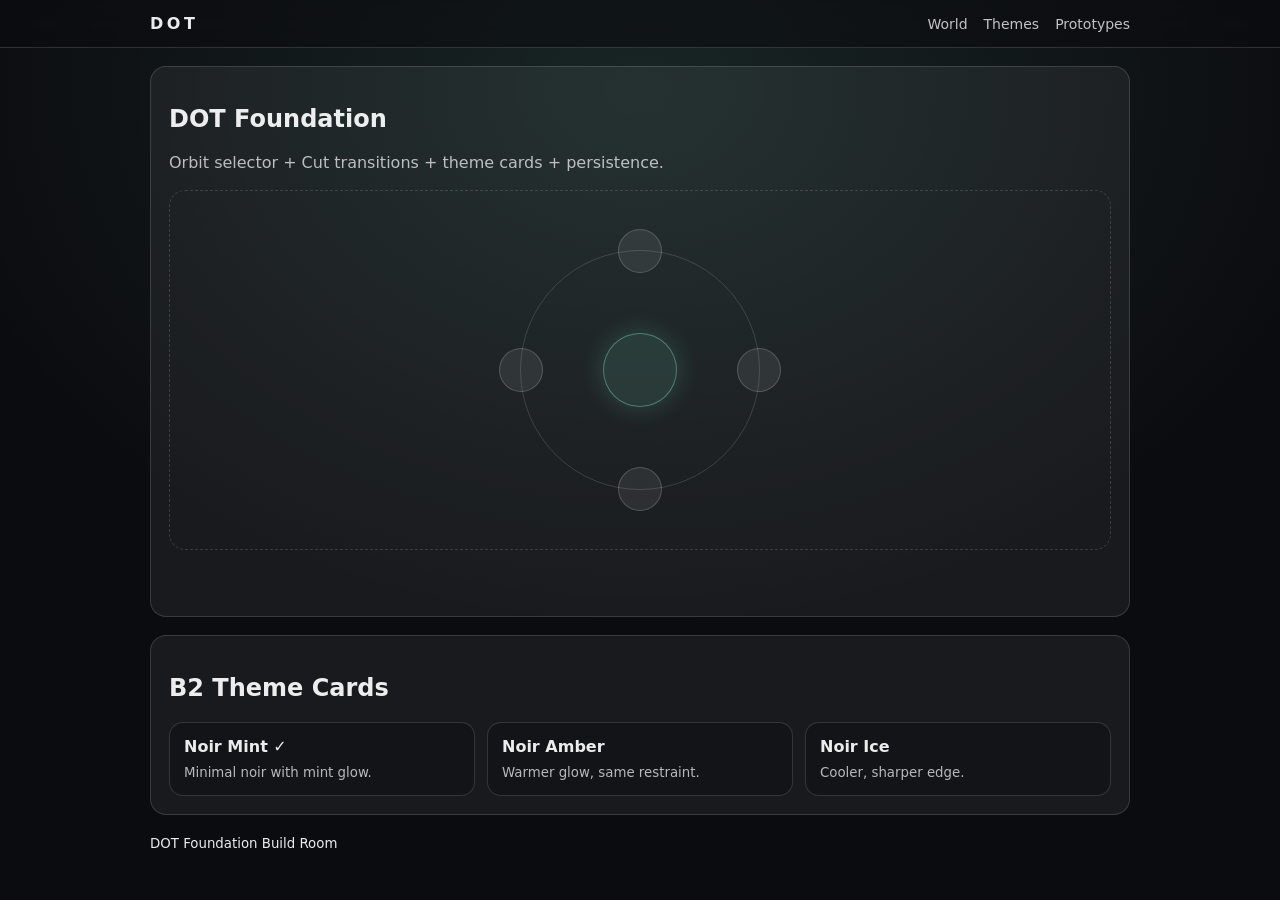
<file: docs/index.html>
<!doctype html>
<html lang="en">
  <head>
    <meta charset="utf-8" />
    <meta name="viewport" content="width=device-width,initial-scale=1" />
    <title>DOT — Foundation</title>
    <meta
      name="description"
      content="DOT foundation build: orbit selector + transitions + theme persistence."
    />
    <link rel="stylesheet" href="./styles/main.css" />
  </head>
  <body>
    <a class="skip" href="#main">Skip to content</a>

    <header class="topbar">
      <div class="container">
        <div class="brand">DOT</div>
        <nav class="nav">
          <a href="#world">World</a>
          <a href="#themes">Themes</a>
          <a href="./prototypes/index.html">Prototypes</a>
        </nav>
      </div>
    </header>

    <main id="main" class="container">
      <section id="world" class="panel">
        <h1>DOT Foundation</h1>
        <p class="sub">
          Orbit selector + Cut transitions + theme cards + persistence.
        </p>

        <div class="world">
          <button class="dot center" aria-label="Your dot"></button>

          <div class="orbit" aria-label="Orbit selector">
            <button
              class="dot orbit-dot"
              data-orbit="people"
              data-title="People"
              data-desc="Connect with the people who make the orbit feel alive."
              data-link="#themes"
              aria-label="People"
            ></button>
            <button
              class="dot orbit-dot"
              data-orbit="music"
              data-title="Music"
              data-desc="Tune the space with focused listening and momentum."
              data-link="#themes"
              aria-label="Music"
            ></button>
            <button
              class="dot orbit-dot"
              data-orbit="play"
              data-title="Play"
              data-desc="Experiment with ideas and keep exploration lightweight."
              data-link="#themes"
              aria-label="Play"
            ></button>
            <button
              class="dot orbit-dot"
              data-orbit="ai"
              data-title="AI"
              data-desc="Partner with adaptive tools to extend your reach."
              data-link="#themes"
              aria-label="AI"
            ></button>
          </div>

          <div class="focused-panel" role="dialog" aria-hidden="true">
            <div class="focused-panel__content">
              <h3 class="focused-panel__title">Title</h3>
              <p class="focused-panel__desc">Description</p>
              <div class="focused-panel__actions">
                <a class="focused-panel__action" href="#themes">Primary action</a>
                <button class="focused-panel__back" type="button">Back</button>
              </div>
            </div>
          </div>
        </div>

        <div class="status" aria-live="polite" id="status">Status: ready</div>
      </section>

      <section id="themes" class="panel">
        <h2>B2 Theme Cards</h2>
        <div class="cards" id="themeCards"></div>
      </section>
    </main>

    <footer class="footer container">
      <small>DOT Foundation Build Room</small>
    </footer>

    <script type="module" src="./scripts/app.js"></script>
  </body>
</html>
</file>
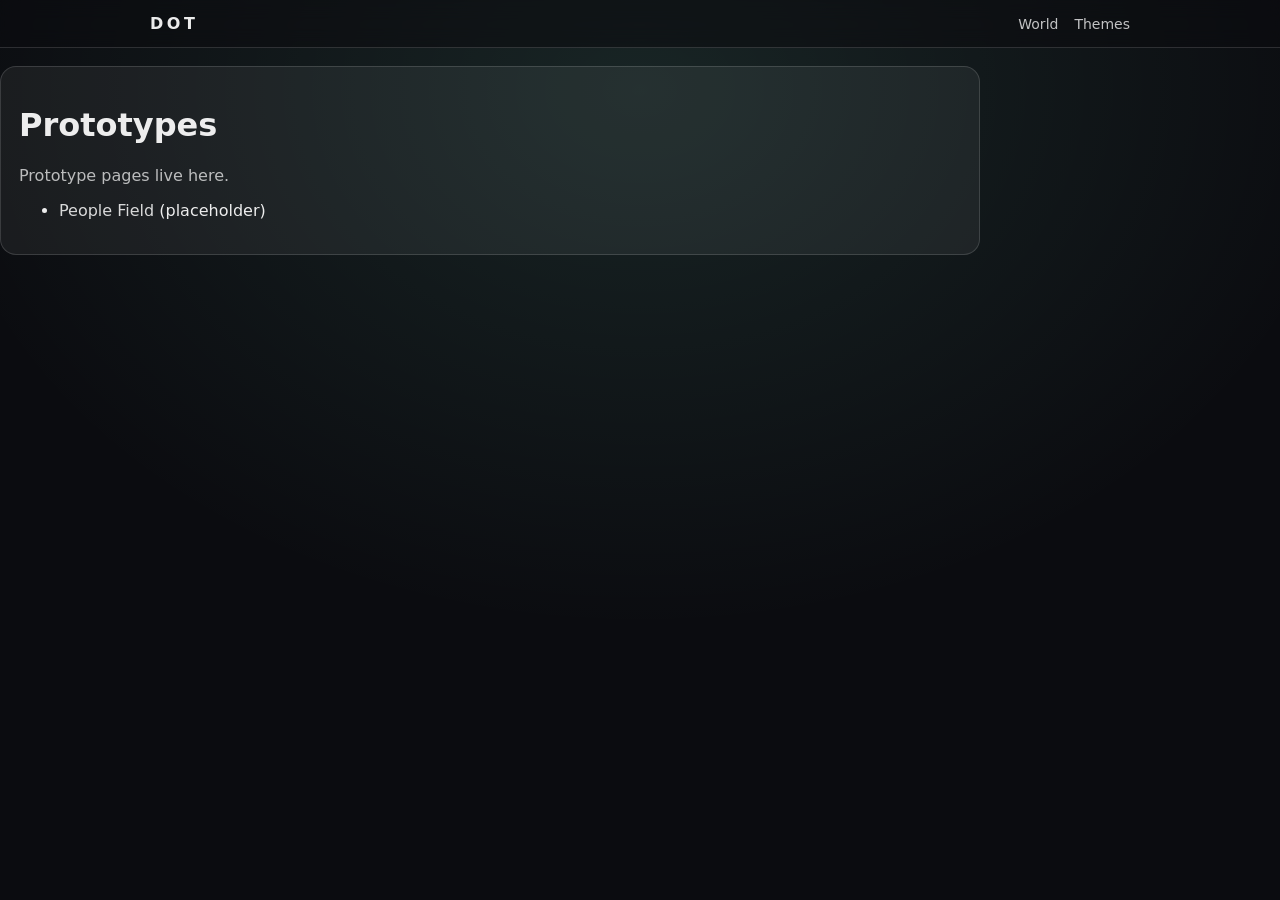
<file: docs/prototypes/index.html>
<!doctype html>
<html lang="en">
  <head>
    <meta charset="utf-8" />
    <meta name="viewport" content="width=device-width,initial-scale=1" />
    <title>DOT — Prototypes</title>
    <link rel="stylesheet" href="../styles/main.css" />
  </head>
  <body>
    <header class="topbar">
      <div class="container">
        <div class="brand">DOT</div>
        <nav class="nav">
          <a href="../index.html">World</a>
          <a href="../index.html#themes">Themes</a>
        </nav>
      </div>
    </header>

    <main class="container panel">
      <h1>Prototypes</h1>
      <p class="sub">Prototype pages live here.</p>

      <ul>
        <li><a href="./people-field.html">People Field</a> (placeholder)</li>
      </ul>
    </main>
  </body>
</html>
</file>
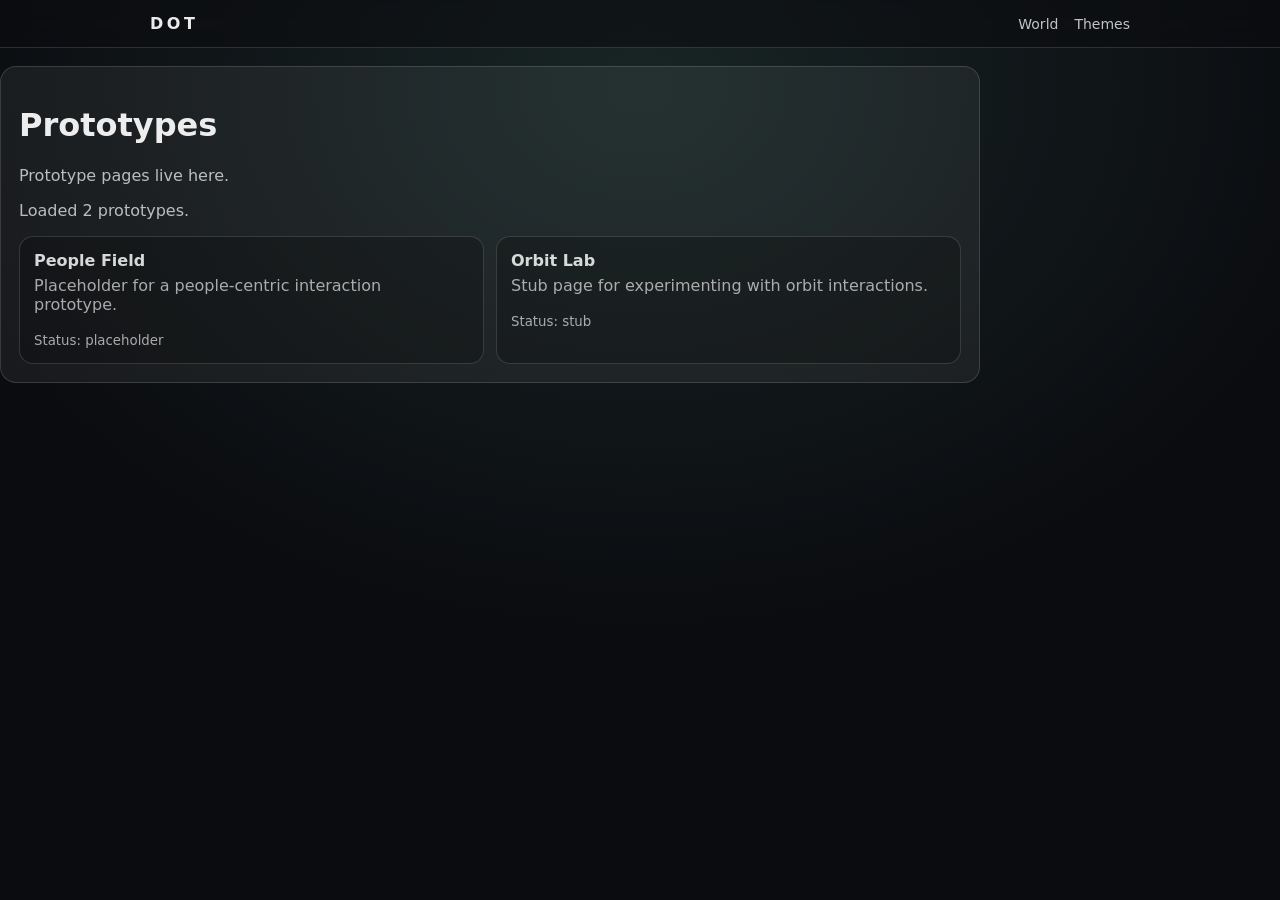
<file: src/prototypes/index.html>
<!doctype html>
<html lang="en">
  <head>
    <meta charset="utf-8" />
    <meta name="viewport" content="width=device-width,initial-scale=1" />
    <title>DOT — Prototypes</title>
    <link rel="stylesheet" href="../styles/main.css" />
  </head>
  <body>
    <header class="topbar">
      <div class="container">
        <div class="brand">DOT</div>
        <nav class="nav">
          <a href="../index.html">World</a>
          <a href="../index.html#themes">Themes</a>
        </nav>
      </div>
    </header>

    <main class="container panel">
      <h1>Prototypes</h1>
      <p class="sub">Prototype pages live here.</p>
      <p class="sub" id="prototype-status">Loading prototypes...</p>

      <section id="prototype-list" class="cards" aria-live="polite"></section>
    </main>

    <script src="./prototypes.js" defer></script>
  </body>
</html>
</file>
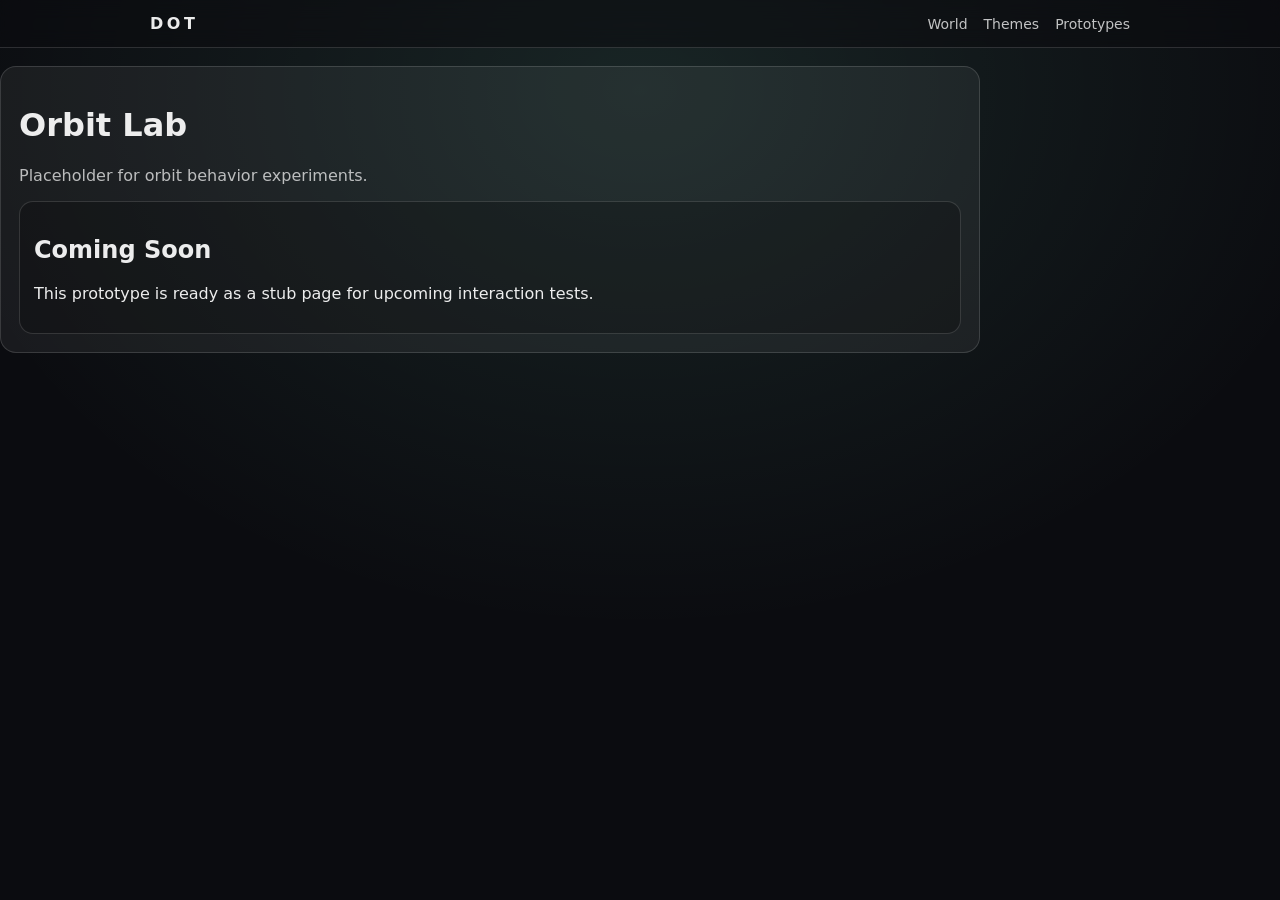
<file: docs/prototypes/orbit-lab.html>
<!doctype html>
<html lang="en">
  <head>
    <meta charset="utf-8" />
    <meta name="viewport" content="width=device-width,initial-scale=1" />
    <title>DOT — Orbit Lab</title>
    <link rel="stylesheet" href="../styles/main.css" />
  </head>
  <body>
    <header class="topbar">
      <div class="container">
        <div class="brand">DOT</div>
        <nav class="nav">
          <a href="../index.html">World</a>
          <a href="../index.html#themes">Themes</a>
          <a href="./index.html">Prototypes</a>
        </nav>
      </div>
    </header>

    <main class="container panel">
      <h1>Orbit Lab</h1>
      <p class="sub">Placeholder for orbit behavior experiments.</p>

      <div class="card">
        <h2>Coming Soon</h2>
        <p>This prototype is ready as a stub page for upcoming interaction tests.</p>
      </div>
    </main>
  </body>
</html>
</file>
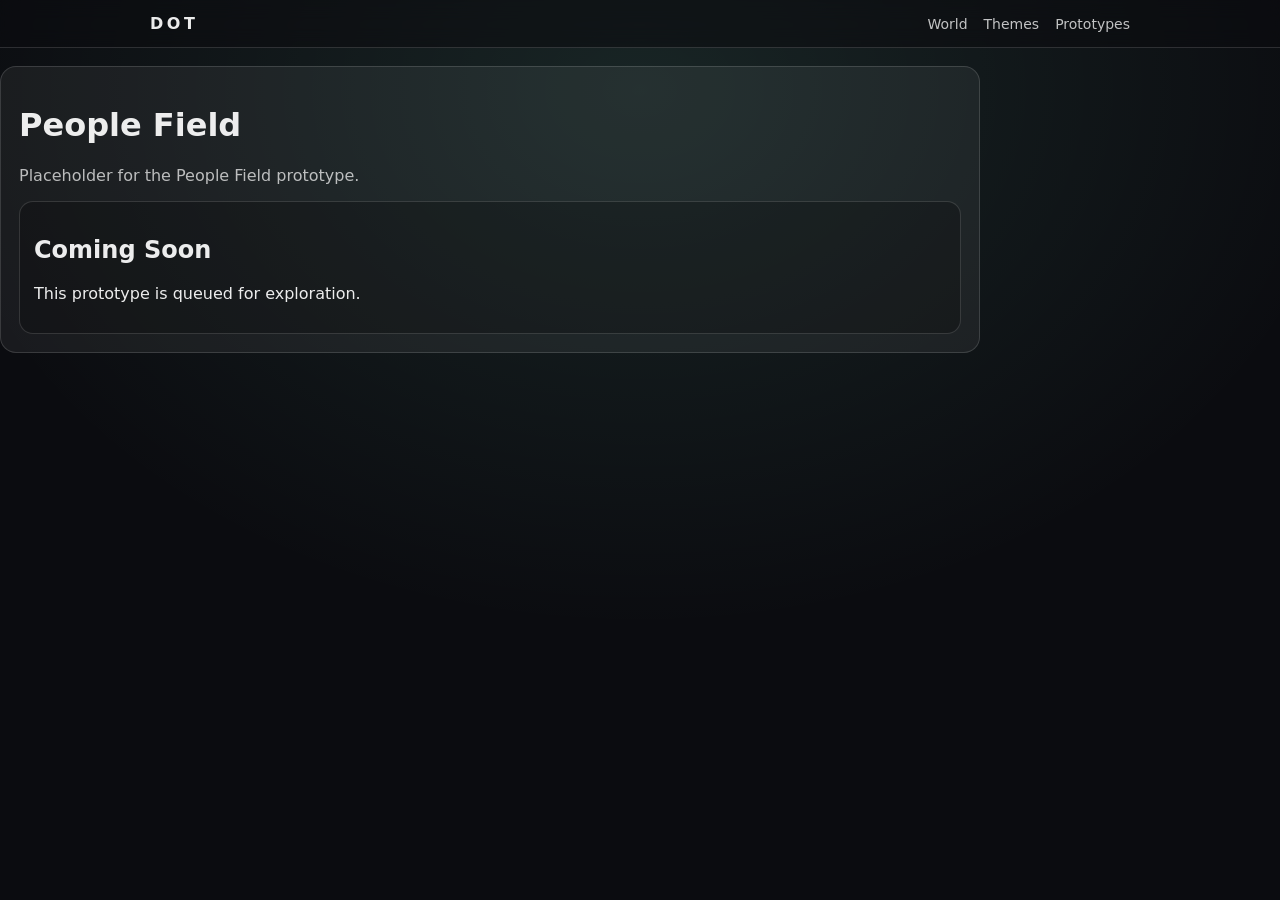
<file: docs/prototypes/people-field.html>
<!doctype html>
<html lang="en">
  <head>
    <meta charset="utf-8" />
    <meta name="viewport" content="width=device-width,initial-scale=1" />
    <title>DOT — People Field</title>
    <link rel="stylesheet" href="../styles/main.css" />
  </head>
  <body>
    <header class="topbar">
      <div class="container">
        <div class="brand">DOT</div>
        <nav class="nav">
          <a href="../index.html">World</a>
          <a href="../index.html#themes">Themes</a>
          <a href="./index.html">Prototypes</a>
        </nav>
      </div>
    </header>

    <main class="container panel">
      <h1>People Field</h1>
      <p class="sub">Placeholder for the People Field prototype.</p>

      <div class="card">
        <h2>Coming Soon</h2>
        <p>This prototype is queued for exploration.</p>
      </div>
    </main>
  </body>
</html>
</file>
<file: docs/styles/main.css>
:root {
  --bg: #0b0c10;
  --panel: rgba(255, 255, 255, 0.06);
  --text: rgba(255, 255, 255, 0.92);
  --muted: rgba(255, 255, 255, 0.7);
  --stroke: rgba(255, 255, 255, 0.14);
  --glow: rgba(140, 255, 220, 0.65);
  --radius: 16px;
  --dot-size: 44px;
  --center-dot-size: 74px;
  --orbit-size: 240px;
  --orbit-hover-scale: 1.15;
  --orbit-active-scale: 1.22;
  --orbit-focus-pull: 8px;
}

* {
  box-sizing: border-box;
}
html,
body {
  height: 100%;
}
body {
  margin: 0;
  font-family:
    system-ui,
    -apple-system,
    Segoe UI,
    Roboto,
    Helvetica,
    Arial,
    sans-serif;
  background:
    radial-gradient(
      1200px 900px at 50% 10%,
      rgba(140, 255, 220, 0.1),
      transparent 60%
    ),
    var(--bg);
  color: var(--text);
}

body.cut::before {
  content: "";
  position: fixed;
  inset: 0;
  background: rgba(255, 255, 255, 0.08);
  backdrop-filter: blur(2px);
  opacity: 1;
  pointer-events: none;
  z-index: 9999;
  transition: opacity 400ms ease;
}
body::before {
  opacity: 0;
}

a {
  color: var(--text);
  text-decoration: none;
  opacity: 0.9;
}
a:hover {
  opacity: 1;
}

.container {
  width: min(980px, 92vw);
  margin: 0 auto;
}
.skip {
  position: absolute;
  left: -9999px;
}
.skip:focus {
  left: 16px;
  top: 16px;
  background: #000;
  padding: 10px 12px;
  border-radius: 10px;
}

.topbar {
  position: sticky;
  top: 0;
  backdrop-filter: blur(10px);
  background: rgba(11, 12, 16, 0.55);
  border-bottom: 1px solid var(--stroke);
}
.topbar .container {
  display: flex;
  align-items: center;
  justify-content: space-between;
  padding: 14px 0;
}
.brand {
  letter-spacing: 0.22em;
  font-weight: 700;
}
.nav {
  display: flex;
  gap: 16px;
  font-size: 14px;
  opacity: 0.9;
}

.panel {
  margin: 18px 0;
  padding: 18px;
  border: 1px solid var(--stroke);
  background: var(--panel);
  border-radius: var(--radius);
}

.sub {
  color: var(--muted);
  margin-top: 6px;
}

.world {
  margin: 18px 0 10px;
  height: 360px;
  border: 1px dashed rgba(255, 255, 255, 0.14);
  border-radius: var(--radius);
  position: relative;
  display: grid;
  place-items: center;
}

.dot {
  width: var(--dot-size);
  height: var(--dot-size);
  border-radius: 999px;
  border: 1px solid rgba(255, 255, 255, 0.18);
  background: rgba(255, 255, 255, 0.08);
  box-shadow: 0 0 0 rgba(0, 0, 0, 0);
}

.center {
  width: var(--center-dot-size);
  height: var(--center-dot-size);
  background: rgba(140, 255, 220, 0.1);
  border-color: rgba(140, 255, 220, 0.35);
  box-shadow: 0 0 26px rgba(140, 255, 220, 0.18);
}

/* ==========================
   BULLETPROOF ORBIT SYSTEM
========================== */

/* World is positioning context */
.world {
  position: relative;
  display: flex;
  align-items: center;
  justify-content: center;
}

/* ==========================
   BULLETPROOF ORBIT (for your HTML)
   Uses your existing .dot styles
========================== */

.world {
  position: relative;
  height: 360px; /* keep your stage height */
  display: grid;
  place-items: center;
}

/* Orbit ring is centered */
.orbit {
  position: absolute;
  left: 50%;
  top: 50%;
  width: var(--orbit-size);
  height: var(--orbit-size);
  transform: translate(-50%, -50%);
  border-radius: 50%;
  border: 1px solid rgba(255, 255, 255, 0.14);

  /* ring doesn't block hover/click */
  pointer-events: none;
}

/* Orbit dots are positioned relative to orbit ring */
.orbit .orbit-dot {
  position: absolute;
  pointer-events: auto; /* re-enable interaction */
  cursor: pointer;

  /* Center dot on its anchor point */
  --orbit-scale: 1;
  --focus-pull-x: 0px;
  --focus-pull-y: 0px;
  transform: translate(-50%, -50%) translate(var(--focus-pull-x), var(--focus-pull-y))
    scale(var(--orbit-scale));
  transition:
    transform 160ms ease,
    box-shadow 160ms ease,
    border-color 160ms ease,
    opacity 160ms ease;
}

/* Place each dot around the ring (centered on ring edge) */
.orbit .orbit-dot:nth-child(1) {
  left: 50%;
  top: 0;
  --focus-x: 0;
  --focus-y: 1;
}

.orbit .orbit-dot:nth-child(2) {
  left: 100%;
  top: 50%;
  --focus-x: -1;
  --focus-y: 0;
}

.orbit .orbit-dot:nth-child(3) {
  left: 50%;
  top: 100%;
  --focus-x: 0;
  --focus-y: -1;
}

.orbit .orbit-dot:nth-child(4) {
  left: 0;
  top: 50%;
  --focus-x: 1;
  --focus-y: 0;
}

/* Hover */
.orbit .orbit-dot:hover {
  --orbit-scale: var(--orbit-hover-scale);
  box-shadow: 0 0 18px rgba(140, 255, 220, 0.3);
  border-color: rgba(140, 255, 220, 0.5);
}

/* Active click pulse */
.orbit .orbit-dot.is-active {
  --orbit-scale: var(--orbit-active-scale);
  --focus-pull-x: calc(var(--focus-x) * var(--orbit-focus-pull));
  --focus-pull-y: calc(var(--focus-y) * var(--orbit-focus-pull));
  box-shadow: 0 0 24px rgba(140, 255, 220, 0.45);
  border-color: rgba(140, 255, 220, 0.6);
  animation: orbitPulse 360ms ease;
  opacity: 1;
}

.world.is-focused .orbit-dot {
  opacity: 0.35;
}

.world.is-focused .orbit-dot.is-active {
  opacity: 1;
}

.focused-panel {
  position: absolute;
  left: 50%;
  bottom: 16px;
  transform: translate(-50%, 16px);
  opacity: 0;
  pointer-events: none;
  transition:
    opacity 200ms ease,
    transform 200ms ease;
  z-index: 2;
}

.world.is-focused .focused-panel {
  opacity: 1;
  transform: translate(-50%, 0);
  pointer-events: auto;
}

.focused-panel__content {
  min-width: min(360px, 82vw);
  padding: 14px 16px;
  border-radius: 14px;
  border: 1px solid var(--stroke);
  background: rgba(11, 12, 16, 0.88);
  backdrop-filter: blur(8px);
  box-shadow: 0 16px 40px rgba(0, 0, 0, 0.35);
}

.focused-panel__title {
  margin: 0 0 6px;
  font-size: 18px;
}

.focused-panel__desc {
  margin: 0 0 12px;
  color: var(--muted);
  font-size: 14px;
}

.focused-panel__actions {
  display: flex;
  gap: 10px;
  align-items: center;
}

.focused-panel__action,
.focused-panel__back {
  padding: 8px 14px;
  border-radius: 999px;
  border: 1px solid transparent;
  font-size: 13px;
  cursor: pointer;
}

.focused-panel__action {
  background: rgba(140, 255, 220, 0.16);
  border-color: rgba(140, 255, 220, 0.45);
  color: var(--text);
}

.focused-panel__back {
  background: rgba(255, 255, 255, 0.06);
  border-color: rgba(255, 255, 255, 0.12);
  color: var(--text);
}

@keyframes orbitPulse {
  0% {
    box-shadow: 0 0 6px rgba(140, 255, 220, 0.2);
  }
  60% {
    box-shadow: 0 0 26px rgba(140, 255, 220, 0.55);
  }
  100% {
    box-shadow: 0 0 18px rgba(140, 255, 220, 0.32);
  }
}

.status {
  font-size: 14px;
  color: var(--muted);
  padding: 10px 12px;
  border: 1px solid rgba(255, 255, 255, 0.12);
  border-radius: 12px;
  opacity: 0;
  transform: translateY(6px);
  transition:
    opacity 180ms ease,
    transform 180ms ease;
}

.status.is-visible {
  opacity: 1;
  transform: translateY(0);
}

.cards {
  display: grid;
  grid-template-columns: repeat(auto-fit, minmax(220px, 1fr));
  gap: 12px;
}

.card {
  padding: 14px;
  border-radius: 14px;
  border: 1px solid rgba(255, 255, 255, 0.14);
  background: rgba(0, 0, 0, 0.22);
  cursor: pointer;
}
.card:hover {
  border-color: rgba(140, 255, 220, 0.38);
}
.card strong {
  display: block;
  margin-bottom: 6px;
}
.card small {
  color: var(--muted);
}

body.cut {
  animation: cutFlash 0.4s ease;
}

@keyframes cutFlash {
  0% {
    filter: brightness(1);
  }
  40% {
    filter: brightness(2);
  }
  100% {
    filter: brightness(1);
  }
}
</file>
<file: src/styles/main.css>
:root {
  --bg: #0b0c10;
  --panel: rgba(255, 255, 255, 0.06);
  --text: rgba(255, 255, 255, 0.92);
  --muted: rgba(255, 255, 255, 0.7);
  --stroke: rgba(255, 255, 255, 0.14);
  --glow: rgba(140, 255, 220, 0.65);
  --radius: 16px;
  --dot-size: 44px;
  --center-dot-size: 74px;
  --orbit-size: 240px;
  --orbit-hover-scale: 1.15;
  --orbit-active-scale: 1.22;
  --orbit-focus-pull: 8px;
}

* {
  box-sizing: border-box;
}
html,
body {
  height: 100%;
}
body {
  margin: 0;
  font-family:
    system-ui,
    -apple-system,
    Segoe UI,
    Roboto,
    Helvetica,
    Arial,
    sans-serif;
  background:
    radial-gradient(
      1200px 900px at 50% 10%,
      rgba(140, 255, 220, 0.1),
      transparent 60%
    ),
    var(--bg);
  color: var(--text);
}

body.cut::before {
  content: "";
  position: fixed;
  inset: 0;
  background: rgba(255, 255, 255, 0.08);
  backdrop-filter: blur(2px);
  opacity: 1;
  pointer-events: none;
  z-index: 9999;
  transition: opacity 400ms ease;
}
body::before {
  opacity: 0;
}

a {
  color: var(--text);
  text-decoration: none;
  opacity: 0.9;
}
a:hover {
  opacity: 1;
}

.container {
  width: min(980px, 92vw);
  margin: 0 auto;
}
.skip {
  position: absolute;
  left: -9999px;
}
.skip:focus {
  left: 16px;
  top: 16px;
  background: #000;
  padding: 10px 12px;
  border-radius: 10px;
}

.topbar {
  position: sticky;
  top: 0;
  backdrop-filter: blur(10px);
  background: rgba(11, 12, 16, 0.55);
  border-bottom: 1px solid var(--stroke);
}
.topbar .container {
  display: flex;
  align-items: center;
  justify-content: space-between;
  padding: 14px 0;
}
.brand {
  letter-spacing: 0.22em;
  font-weight: 700;
}
.nav {
  display: flex;
  gap: 16px;
  font-size: 14px;
  opacity: 0.9;
}

.panel {
  margin: 18px 0;
  padding: 18px;
  border: 1px solid var(--stroke);
  background: var(--panel);
  border-radius: var(--radius);
}

.sub {
  color: var(--muted);
  margin-top: 6px;
}

.world {
  margin: 18px 0 10px;
  height: 360px;
  border: 1px dashed rgba(255, 255, 255, 0.14);
  border-radius: var(--radius);
  position: relative;
  display: grid;
  place-items: center;
}

.dot {
  width: var(--dot-size);
  height: var(--dot-size);
  border-radius: 999px;
  border: 1px solid rgba(255, 255, 255, 0.18);
  background: rgba(255, 255, 255, 0.08);
  box-shadow: 0 0 0 rgba(0, 0, 0, 0);
}

.center {
  width: var(--center-dot-size);
  height: var(--center-dot-size);
  background: rgba(140, 255, 220, 0.1);
  border-color: rgba(140, 255, 220, 0.35);
  box-shadow: 0 0 26px rgba(140, 255, 220, 0.18);
}

/* ==========================
   BULLETPROOF ORBIT SYSTEM
========================== */

/* World is positioning context */
.world {
  position: relative;
  display: flex;
  align-items: center;
  justify-content: center;
}

/* ==========================
   BULLETPROOF ORBIT (for your HTML)
   Uses your existing .dot styles
========================== */

.world {
  position: relative;
  height: 360px; /* keep your stage height */
  display: grid;
  place-items: center;
}

/* Orbit ring is centered */
.orbit {
  position: absolute;
  left: 50%;
  top: 50%;
  width: var(--orbit-size);
  height: var(--orbit-size);
  transform: translate(-50%, -50%);
  border-radius: 50%;
  border: 1px solid rgba(255, 255, 255, 0.14);

  /* ring doesn't block hover/click */
  pointer-events: none;
}

/* Orbit dots are positioned relative to orbit ring */
.orbit .orbit-dot {
  position: absolute;
  pointer-events: auto; /* re-enable interaction */
  cursor: pointer;

  /* Center dot on its anchor point */
  --orbit-scale: 1;
  --focus-pull-x: 0px;
  --focus-pull-y: 0px;
  transform: translate(-50%, -50%) translate(var(--focus-pull-x), var(--focus-pull-y))
    scale(var(--orbit-scale));
  transition:
    transform 160ms ease,
    box-shadow 160ms ease,
    border-color 160ms ease,
    opacity 160ms ease;
}

/* Place each dot around the ring (centered on ring edge) */
.orbit .orbit-dot:nth-child(1) {
  left: 50%;
  top: 0;
  --focus-x: 0;
  --focus-y: 1;
}

.orbit .orbit-dot:nth-child(2) {
  left: 100%;
  top: 50%;
  --focus-x: -1;
  --focus-y: 0;
}

.orbit .orbit-dot:nth-child(3) {
  left: 50%;
  top: 100%;
  --focus-x: 0;
  --focus-y: -1;
}

.orbit .orbit-dot:nth-child(4) {
  left: 0;
  top: 50%;
  --focus-x: 1;
  --focus-y: 0;
}

/* Hover */
.orbit .orbit-dot:hover {
  --orbit-scale: var(--orbit-hover-scale);
  box-shadow: 0 0 18px rgba(140, 255, 220, 0.3);
  border-color: rgba(140, 255, 220, 0.5);
}

/* Active click pulse */
.orbit .orbit-dot.is-active {
  --orbit-scale: var(--orbit-active-scale);
  --focus-pull-x: calc(var(--focus-x) * var(--orbit-focus-pull));
  --focus-pull-y: calc(var(--focus-y) * var(--orbit-focus-pull));
  box-shadow: 0 0 24px rgba(140, 255, 220, 0.45);
  border-color: rgba(140, 255, 220, 0.6);
  animation: orbitPulse 360ms ease;
  opacity: 1;
}

.world.is-focused .orbit-dot {
  opacity: 0.35;
}

.world.is-focused .orbit-dot.is-active {
  opacity: 1;
}

.focused-panel {
  position: absolute;
  left: 50%;
  bottom: 16px;
  transform: translate(-50%, 16px);
  opacity: 0;
  pointer-events: none;
  transition:
    opacity 200ms ease,
    transform 200ms ease;
  z-index: 2;
}

.world.is-focused .focused-panel {
  opacity: 1;
  transform: translate(-50%, 0);
  pointer-events: auto;
}

.focused-panel__content {
  min-width: min(360px, 82vw);
  padding: 14px 16px;
  border-radius: 14px;
  border: 1px solid var(--stroke);
  background: rgba(11, 12, 16, 0.88);
  backdrop-filter: blur(8px);
  box-shadow: 0 16px 40px rgba(0, 0, 0, 0.35);
}

.focused-panel__title {
  margin: 0 0 6px;
  font-size: 18px;
}

.focused-panel__desc {
  margin: 0 0 12px;
  color: var(--muted);
  font-size: 14px;
}

.focused-panel__actions {
  display: flex;
  gap: 10px;
  align-items: center;
}

.focused-panel__action,
.focused-panel__back {
  padding: 8px 14px;
  border-radius: 999px;
  border: 1px solid transparent;
  font-size: 13px;
  cursor: pointer;
}

.focused-panel__action {
  background: rgba(140, 255, 220, 0.16);
  border-color: rgba(140, 255, 220, 0.45);
  color: var(--text);
}

.focused-panel__back {
  background: rgba(255, 255, 255, 0.06);
  border-color: rgba(255, 255, 255, 0.12);
  color: var(--text);
}

@keyframes orbitPulse {
  0% {
    box-shadow: 0 0 6px rgba(140, 255, 220, 0.2);
  }
  60% {
    box-shadow: 0 0 26px rgba(140, 255, 220, 0.55);
  }
  100% {
    box-shadow: 0 0 18px rgba(140, 255, 220, 0.32);
  }
}

.status {
  font-size: 14px;
  color: var(--muted);
  padding: 10px 12px;
  border: 1px solid rgba(255, 255, 255, 0.12);
  border-radius: 12px;
  opacity: 0;
  transform: translateY(6px);
  transition:
    opacity 180ms ease,
    transform 180ms ease;
}

.status.is-visible {
  opacity: 1;
  transform: translateY(0);
}

.cards {
  display: grid;
  grid-template-columns: repeat(auto-fit, minmax(220px, 1fr));
  gap: 12px;
}

.card {
  padding: 14px;
  border-radius: 14px;
  border: 1px solid rgba(255, 255, 255, 0.14);
  background: rgba(0, 0, 0, 0.22);
  cursor: pointer;
}
.card:hover {
  border-color: rgba(140, 255, 220, 0.38);
}
.card strong {
  display: block;
  margin-bottom: 6px;
}
.card small {
  color: var(--muted);
}

body.cut {
  animation: cutFlash 0.4s ease;
}

@keyframes cutFlash {
  0% {
    filter: brightness(1);
  }
  40% {
    filter: brightness(2);
  }
  100% {
    filter: brightness(1);
  }
}
</file>
